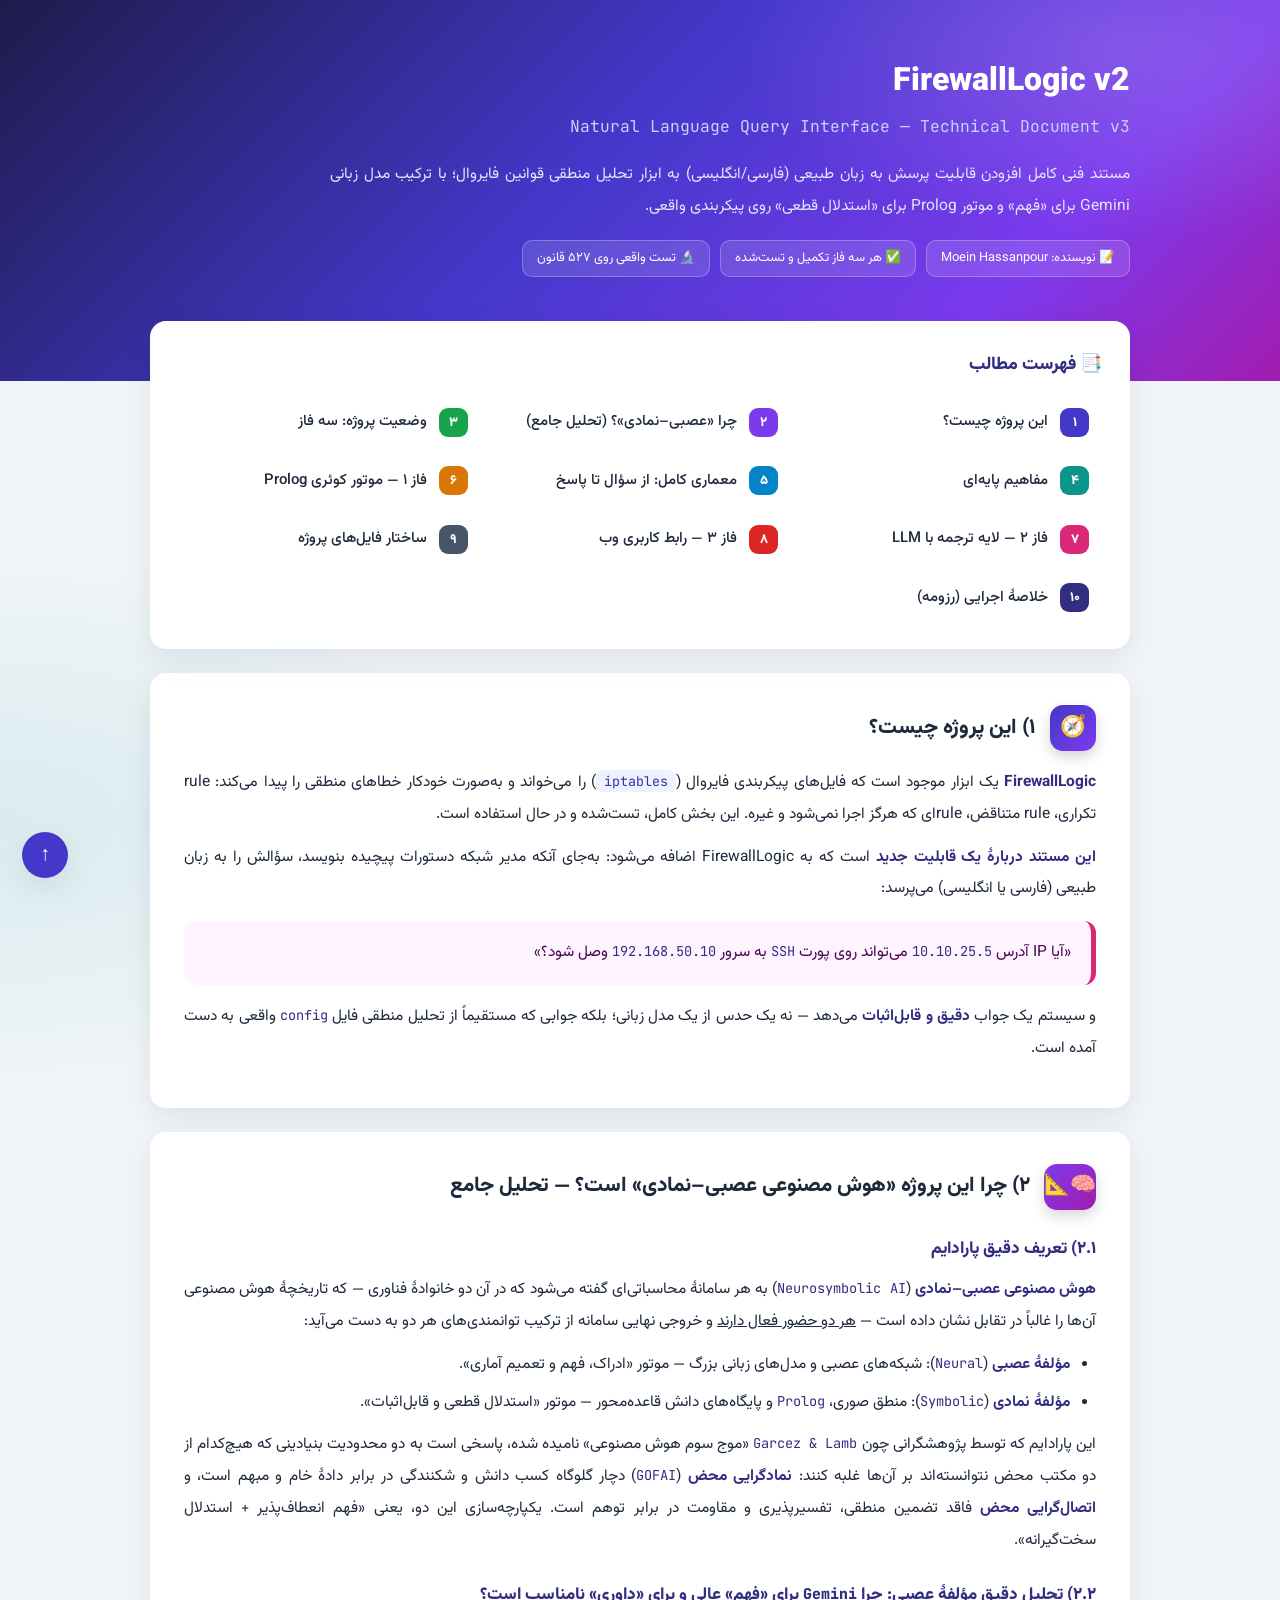
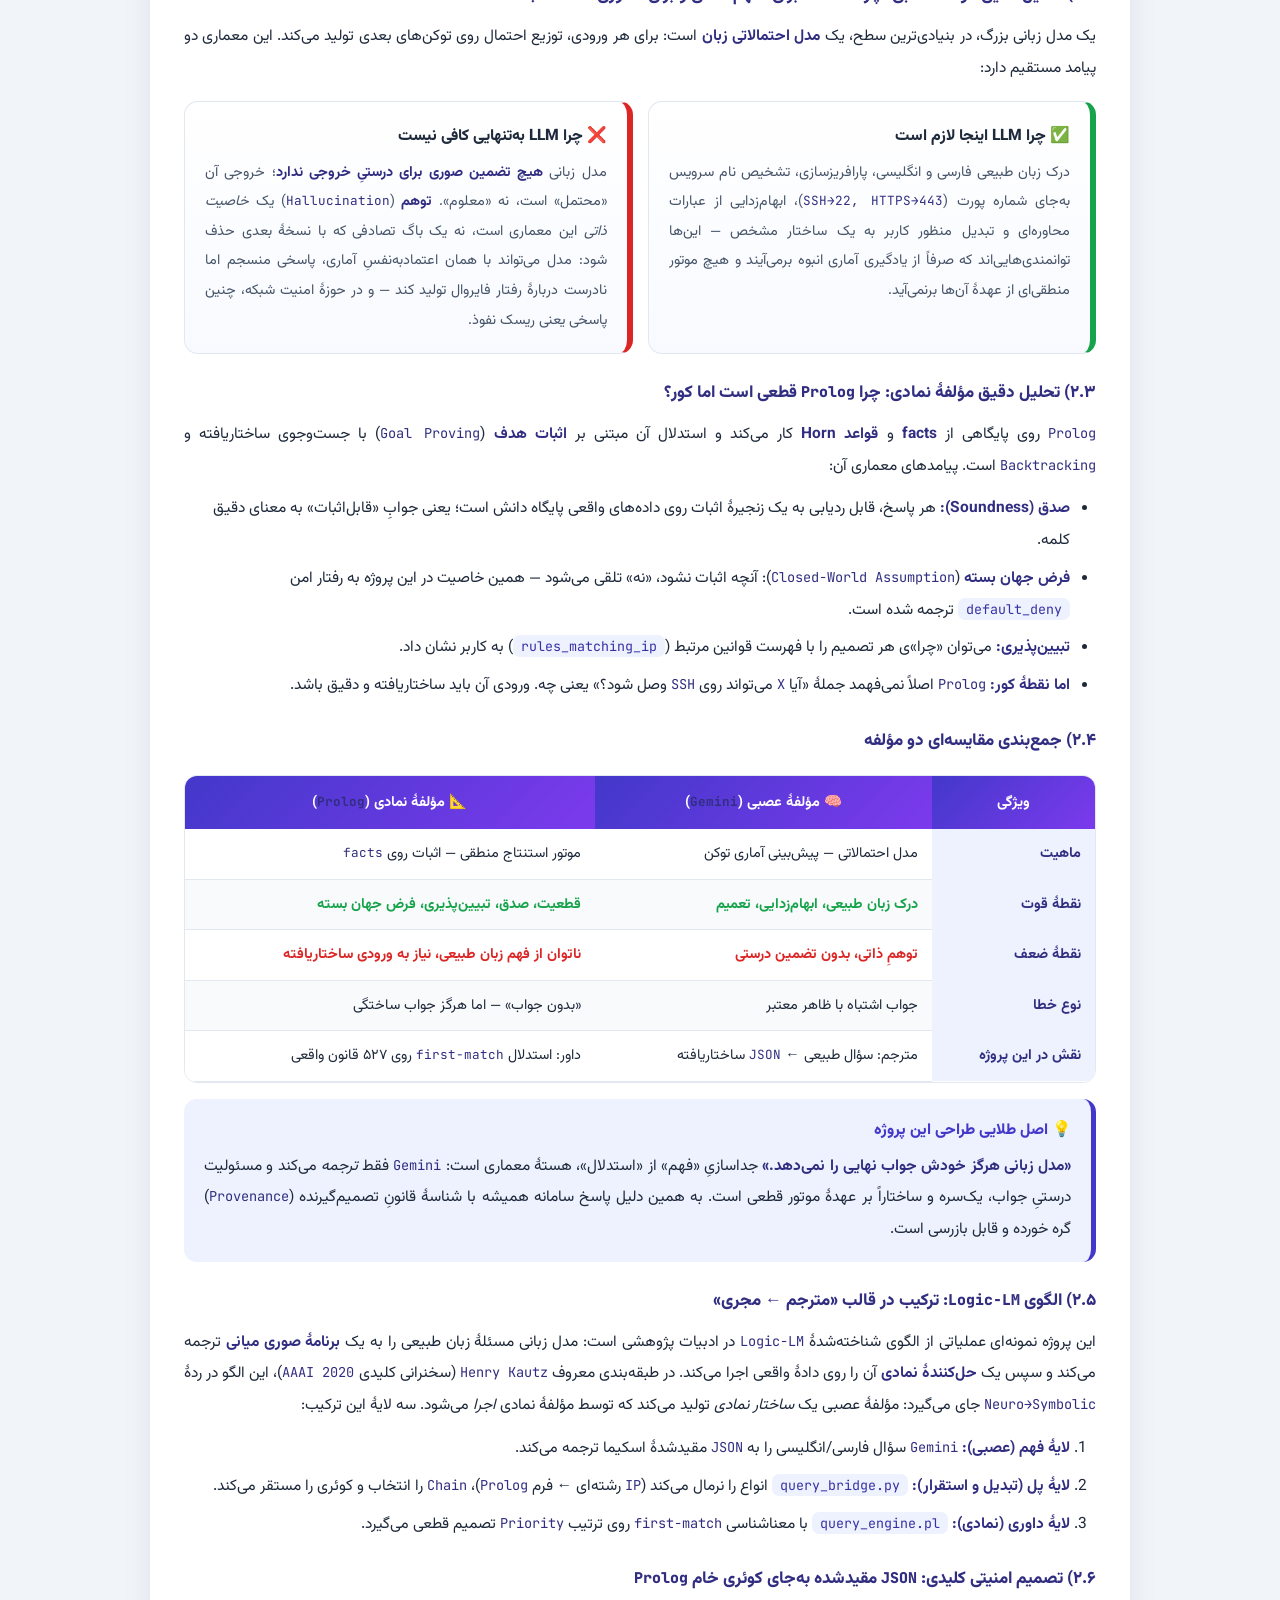
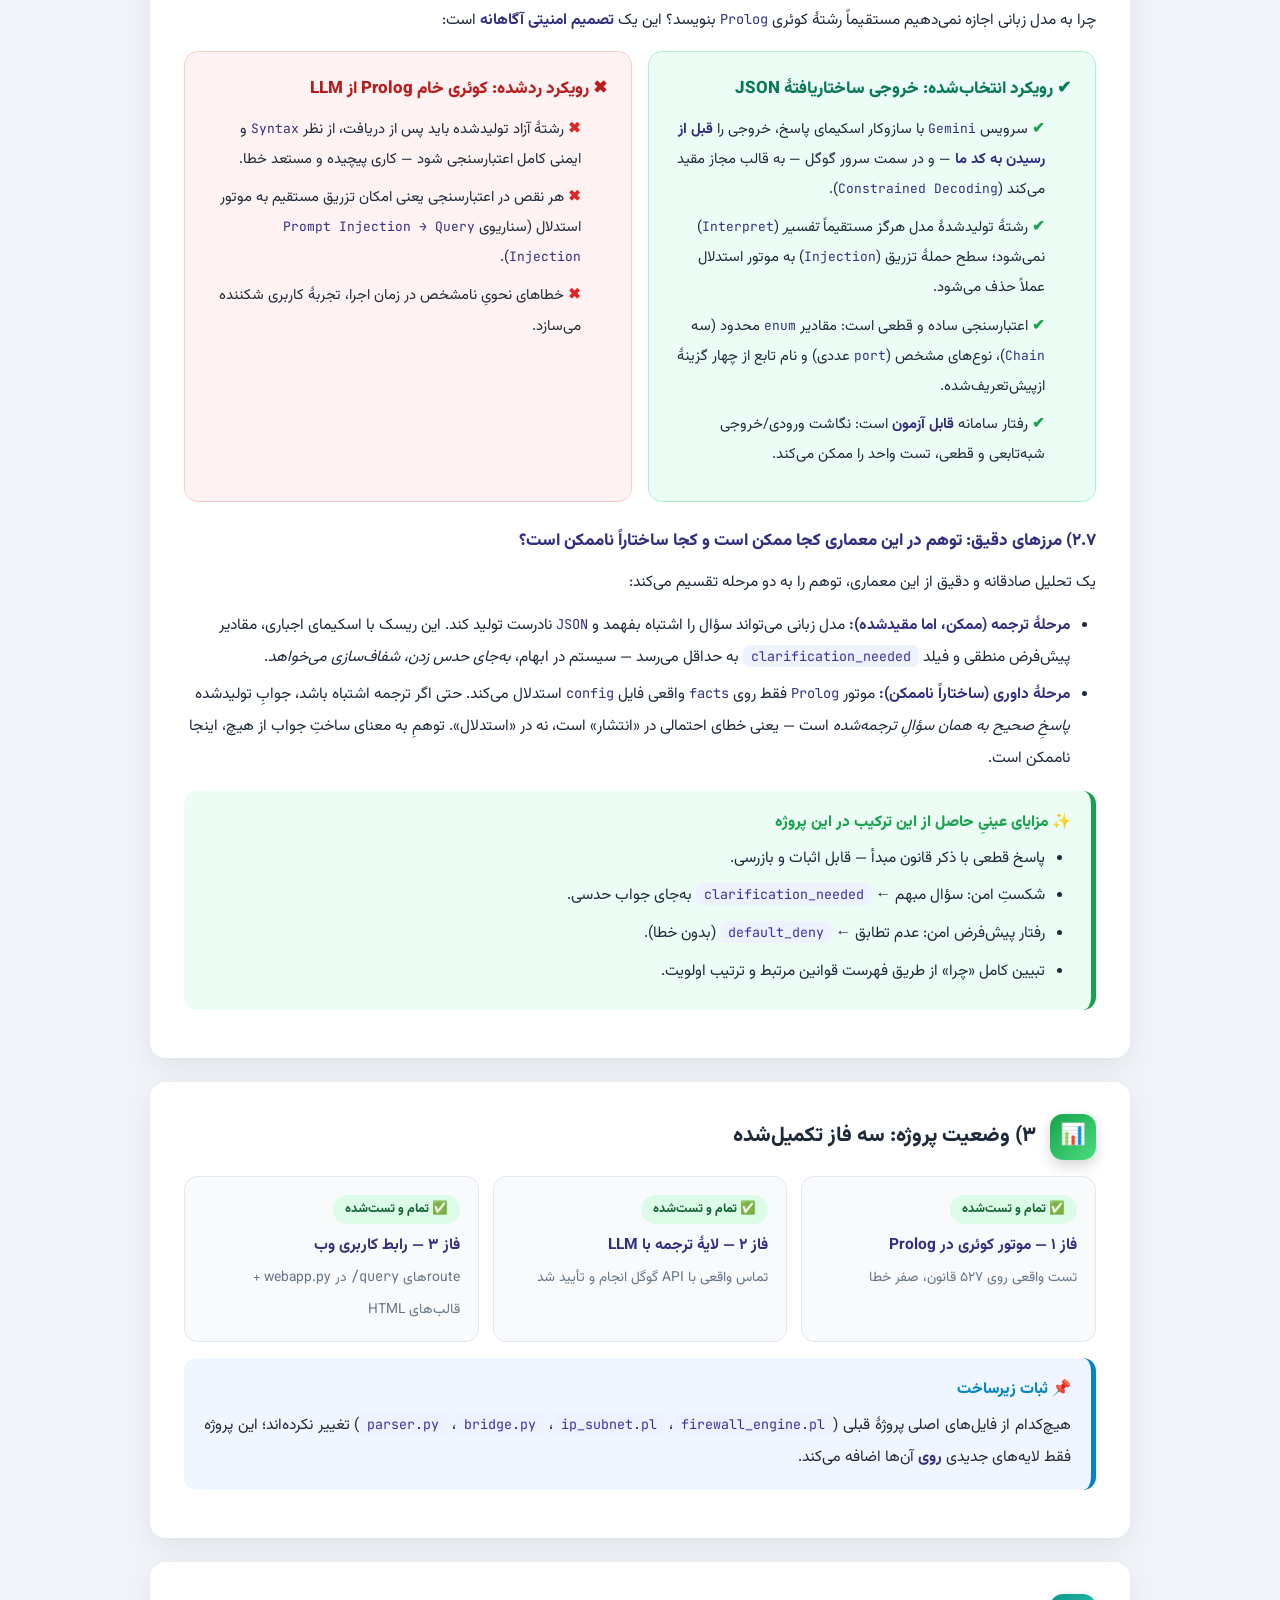
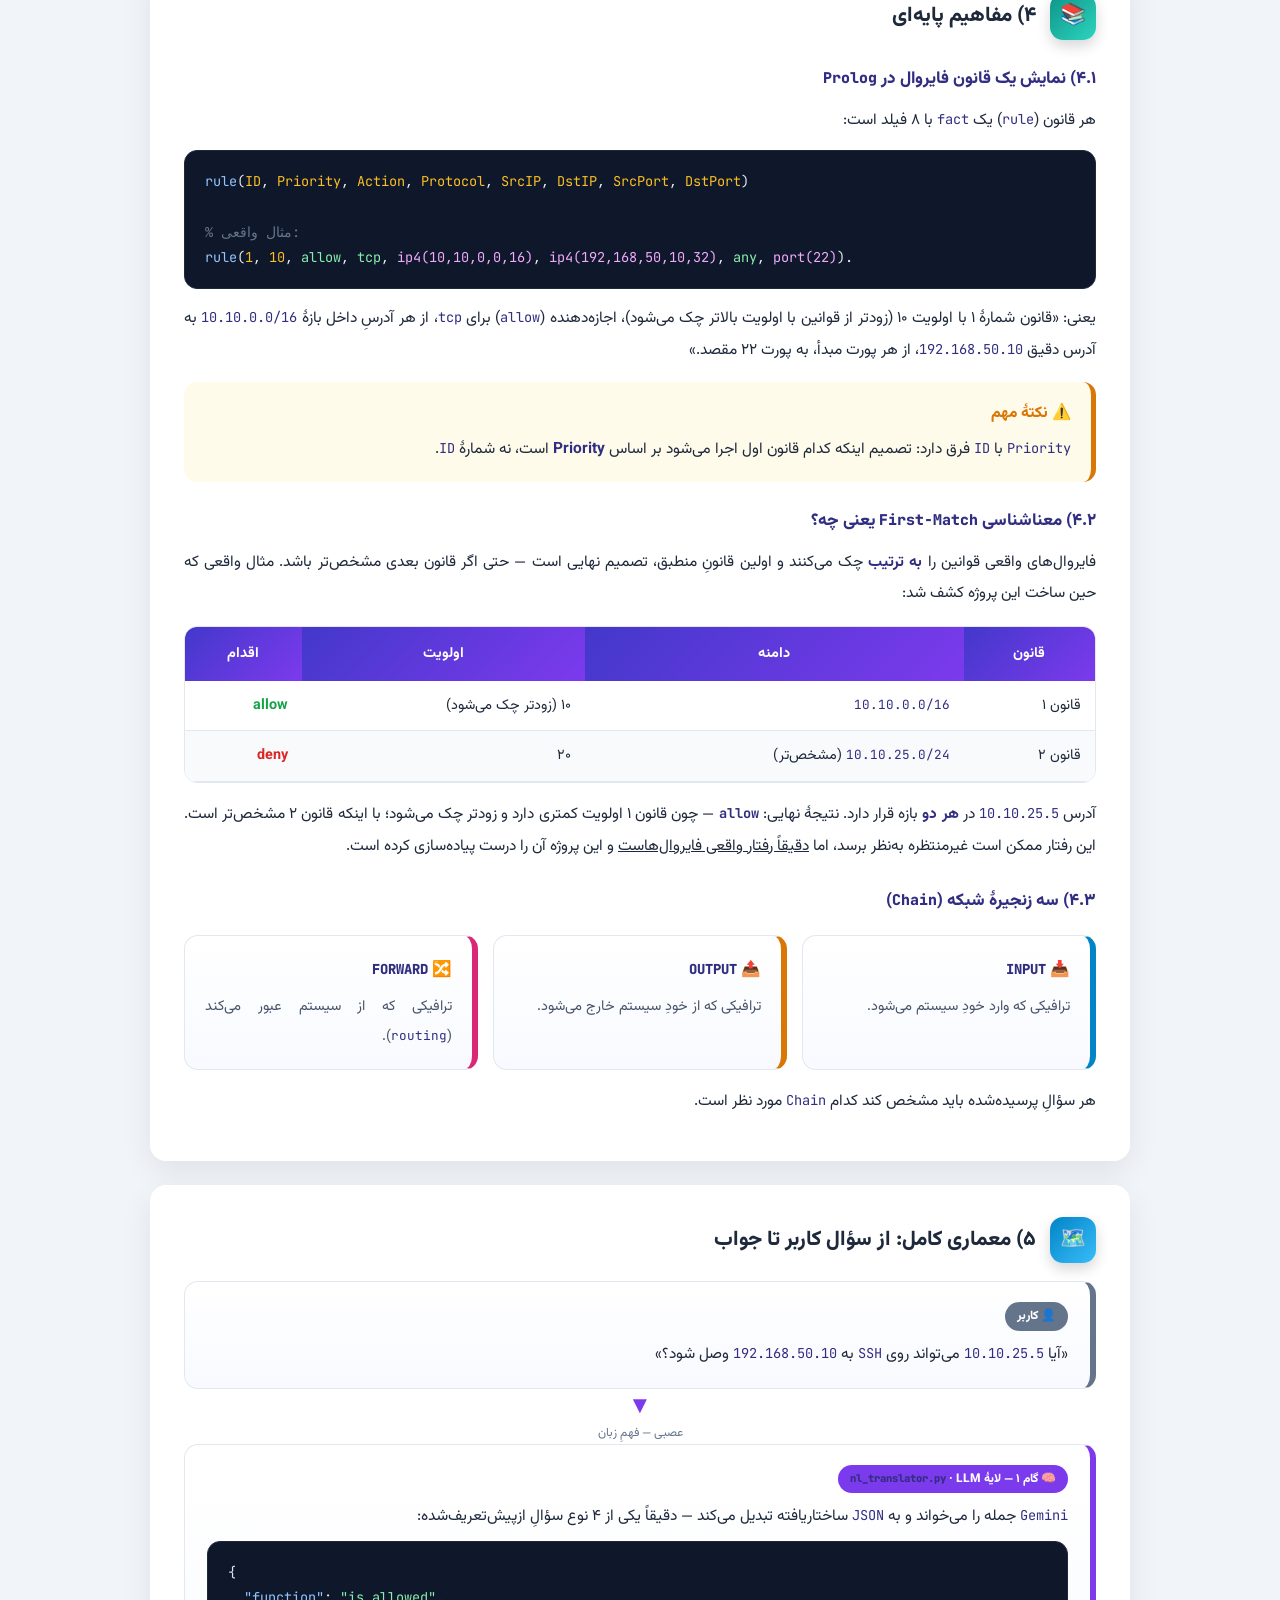
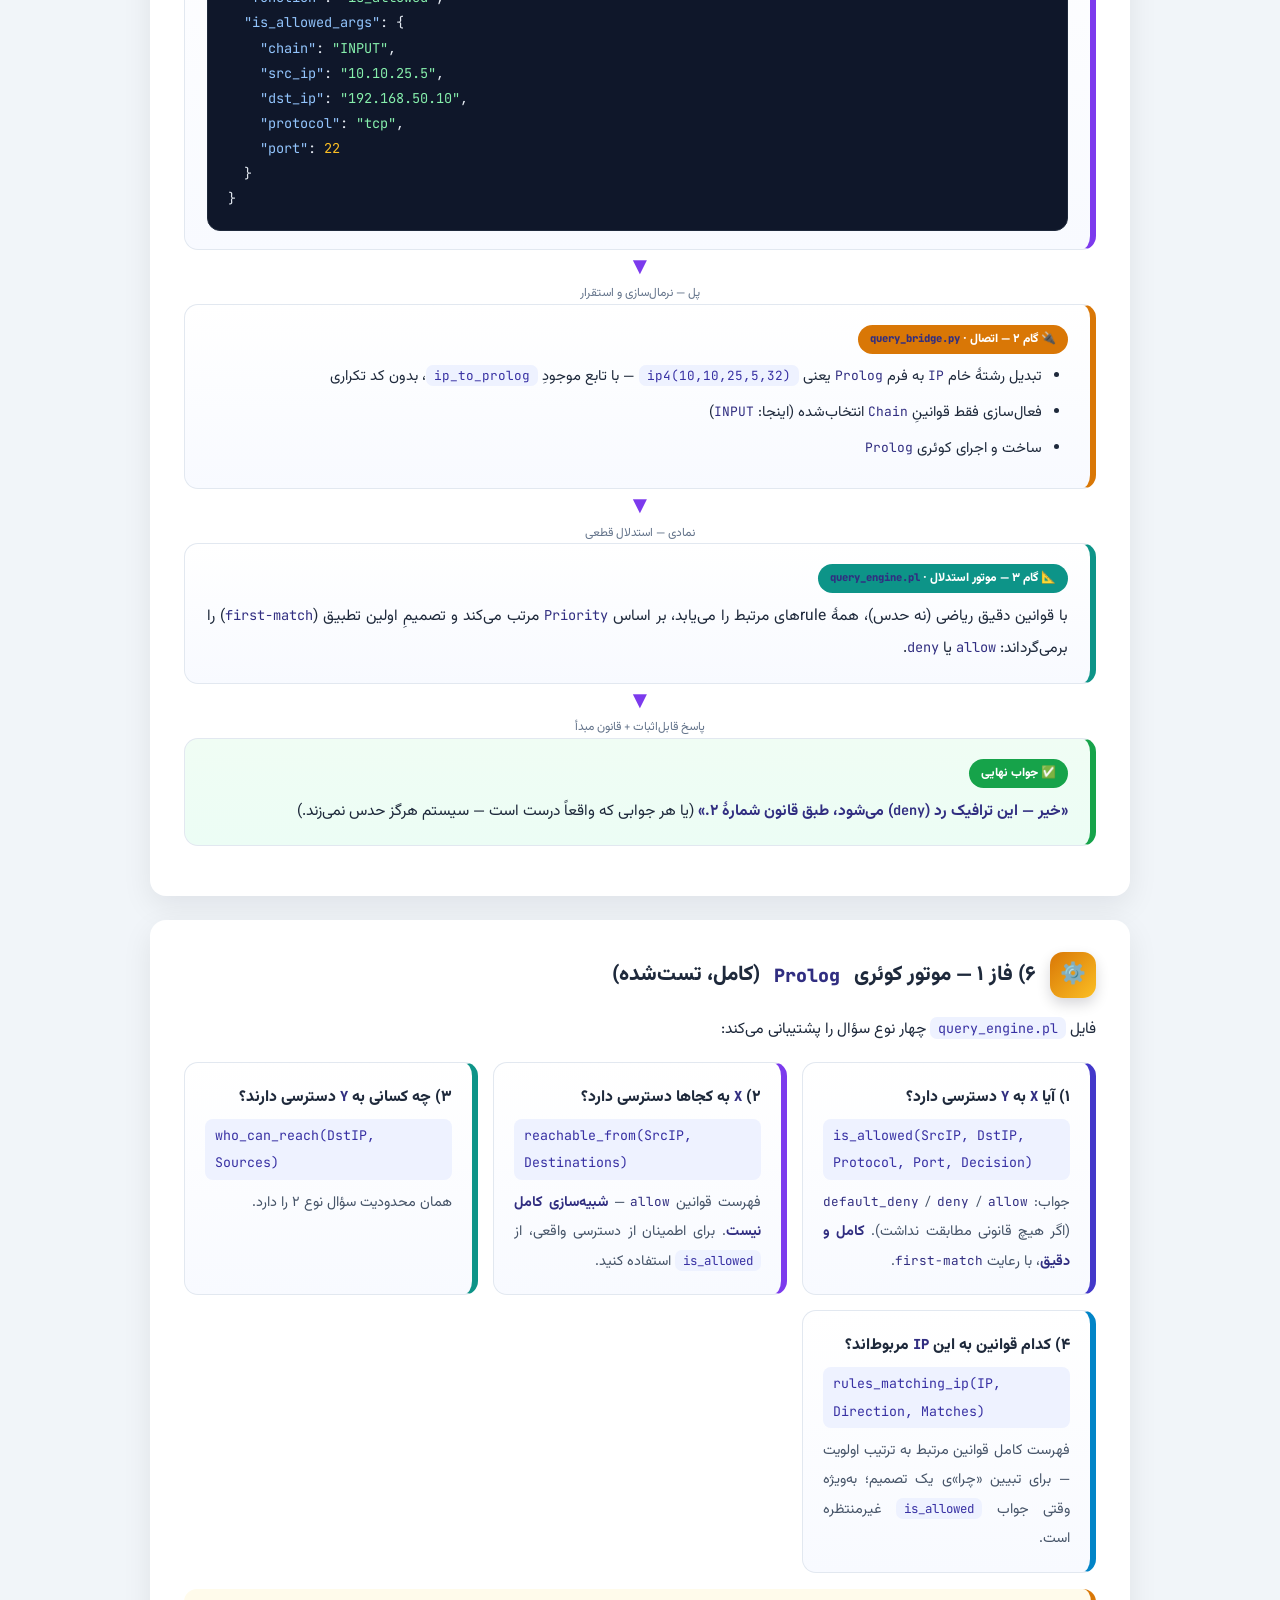
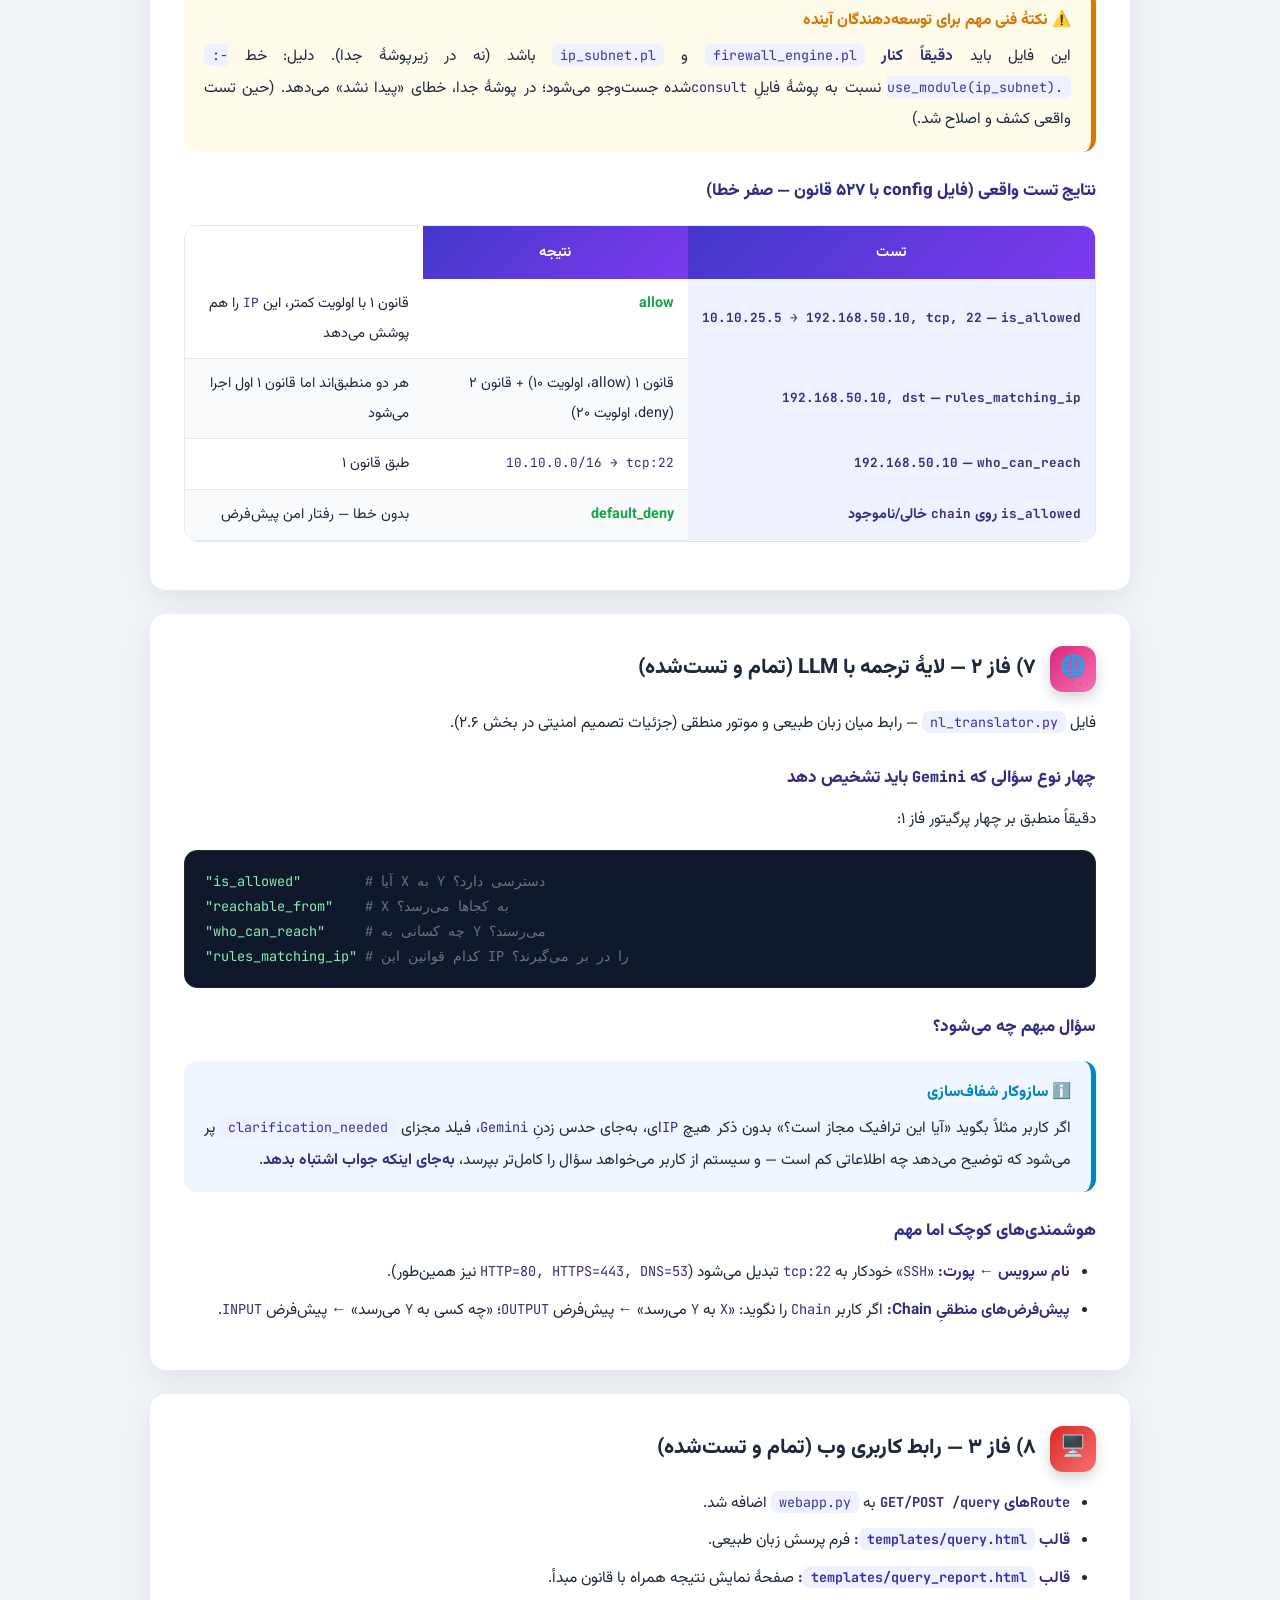
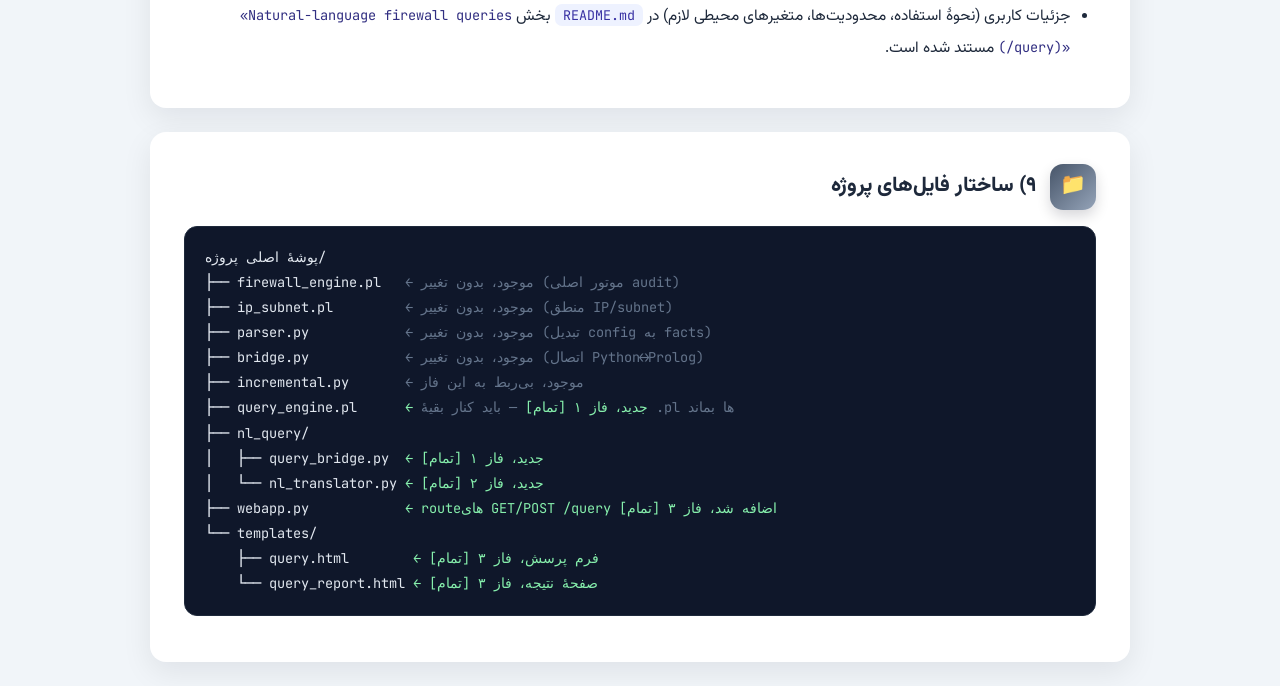
<file: NeuroSymbolicFirewallLogic_Documentation.html>
<!DOCTYPE html>
<html lang="fa" dir="rtl">
<head>
<meta charset="UTF-8" />
<meta name="viewport" content="width=device-width, initial-scale=1.0" />
<title>FirewallLogic v2 — رابط پرس‌وجوی زبان طبیعی | مستند فنی نسخه ۳</title>
<link rel="preconnect" href="https://fonts.googleapis.com" />
<link rel="preconnect" href="https://fonts.gstatic.com" crossorigin />
<link href="https://fonts.googleapis.com/css2?family=Vazirmatn:wght@300;400;500;700;800;900&family=JetBrains+Mono:wght@400;600&display=swap" rel="stylesheet" />
<style>
:root{
  --primary:#4338ca; --primary-dark:#312e81; --violet:#7c3aed; --pink:#db2777;
  --teal:#0d9488; --sky:#0284c7; --amber:#d97706; --green:#16a34a; --red:#dc2626;
  --ink:#1e293b; --muted:#64748b; --bg:#f1f5f9; --card:#ffffff;
  --code-bg:#0f172a; --code-ink:#e2e8f0;
  --radius:16px; --shadow:0 10px 30px rgba(2,6,23,.08);
}
*{margin:0;padding:0;box-sizing:border-box}
html{scroll-behavior:smooth}
body{
  font-family:"Vazirmatn",Tahoma,sans-serif;color:var(--ink);line-height:2.05;font-size:15.5px;
  background:
    radial-gradient(1100px 550px at 92% -8%, rgba(124,58,237,.12), transparent 60%),
    radial-gradient(900px 500px at 0% 8%, rgba(13,148,136,.10), transparent 55%),
    var(--bg);
}
::selection{background:#c7d2fe;color:#1e1b4b}
.container{max-width:1020px;margin:0 auto;padding:0 20px}
.en{direction:ltr;unicode-bidi:isolate;font-family:"JetBrains Mono",monospace;font-size:.88em;color:var(--primary-dark)}
strong{color:var(--primary-dark)}

/* ───── سربرگ ───── */
.hero{background:linear-gradient(135deg,#1e1b4b,#4338ca 45%,#7c3aed 78%,#a21caf);
  color:#fff;padding:58px 0 104px;position:relative;overflow:hidden}
.hero::after{content:"";position:absolute;inset:0;
  background:radial-gradient(650px 320px at 88% 12%, rgba(255,255,255,.15), transparent 60%)}
.hero .container{position:relative;z-index:1}
.badge{display:inline-block;background:rgba(255,255,255,.13);border:1px solid rgba(255,255,255,.35);
  padding:4px 16px;border-radius:999px;font-size:.78rem;margin-bottom:14px}
.hero h1{font-size:2rem;font-weight:900;line-height:1.5}
.hero .en-title{direction:ltr;display:inline-block;font-family:"JetBrains Mono",monospace;
  font-size:1.02rem;color:#c7d2fe;margin-top:4px}
.hero p{max-width:800px;margin-top:14px;color:#e0e7ff;text-align:justify}
.hero .meta{margin-top:18px;display:flex;flex-wrap:wrap;gap:10px}
.hero .meta span{background:rgba(255,255,255,.12);border:1px solid rgba(255,255,255,.25);
  padding:4px 14px;border-radius:10px;font-size:.8rem}

/* ───── فهرست ───── */
.toc{background:var(--card);border-radius:var(--radius);box-shadow:var(--shadow);
  padding:26px 28px;margin-top:-60px;position:relative;z-index:2}
.toc h2{font-size:1.12rem;font-weight:800;margin-bottom:14px;color:var(--primary-dark)}
.toc-grid{display:grid;grid-template-columns:repeat(auto-fit,minmax(280px,1fr));gap:8px}
.toc a{display:flex;align-items:center;gap:12px;padding:9px 12px;border-radius:10px;
  text-decoration:none;color:var(--ink);font-weight:500;font-size:.93rem;transition:.2s;border:1px solid transparent}
.toc a:hover{background:#eef2ff;border-color:#c7d2fe;transform:translateX(-4px)}
.toc .num{min-width:29px;height:29px;border-radius:9px;display:grid;place-items:center;color:#fff;font-weight:800;font-size:.83rem;flex-shrink:0}

/* ───── بخش‌ها ───── */
section{background:var(--card);border-radius:var(--radius);box-shadow:var(--shadow);
  padding:32px 34px;margin:24px 0;scroll-margin-top:20px}
h2.sec{font-size:1.3rem;font-weight:800;display:flex;align-items:center;gap:14px;margin-bottom:16px}
.h-icon{min-width:46px;height:46px;border-radius:13px;display:grid;place-items:center;font-size:1.3rem;color:#fff;
  box-shadow:0 6px 14px rgba(2,6,23,.16);flex-shrink:0}
h3{font-size:1.06rem;font-weight:800;color:var(--primary-dark);margin:22px 0 8px}
h4{font-size:.98rem;font-weight:800;margin-bottom:6px}
p{text-align:justify;margin-bottom:11px}
ul,ol{padding-right:26px;margin-bottom:11px}
li{margin-bottom:6px}
code.inline{direction:ltr;unicode-bidi:isolate;font-family:"JetBrains Mono",monospace;
  background:#eef2ff;color:#3730a3;padding:2px 8px;border-radius:7px;font-size:.86em}

/* ───── جعبه‌های نکته ───── */
.callout{border-radius:13px;padding:16px 20px;margin:16px 0;border-right:5px solid}
.callout p:last-child,.callout ul:last-child{margin-bottom:0}
.callout.info{background:#eff6ff;border-color:var(--sky)}
.callout.key{background:#eef2ff;border-color:var(--primary)}
.callout.warn{background:#fffbeb;border-color:var(--amber)}
.callout.danger{background:#fef2f2;border-color:var(--red)}
.callout.success{background:#ecfdf5;border-color:var(--green)}
.callout .ttl{font-weight:800;display:block;margin-bottom:4px}
.callout.info .ttl{color:var(--sky)} .callout.key .ttl{color:var(--primary)}
.callout.warn .ttl{color:var(--amber)} .callout.danger .ttl{color:var(--red)}
.callout.success .ttl{color:var(--green)}

/* ───── کد ───── */
pre{direction:ltr;text-align:left;background:var(--code-bg);color:var(--code-ink);
  border-radius:13px;padding:18px 20px;overflow-x:auto;margin:14px 0;
  font-family:"JetBrains Mono",monospace;font-size:.85rem;line-height:1.85;
  border:1px solid #1e293b}
pre .c{color:#64748b} pre .k{color:#93c5fd} pre .s{color:#86efac} pre .n{color:#fbbf24} pre .f{color:#f0abfc}

/* ───── جدول ───── */
.table-wrap{overflow-x:auto;border-radius:13px;border:1px solid #e2e8f0;margin:16px 0}
table{width:100%;border-collapse:collapse;font-size:.9rem;min-width:640px;background:#fff}
thead th{background:linear-gradient(135deg,var(--primary),var(--violet));color:#fff;padding:12px 14px;font-weight:700}
tbody td{padding:10px 14px;border-bottom:1px solid #e2e8f0;vertical-align:top}
tbody tr:nth-child(even){background:#f8fafc}
tbody th{background:#eef2ff;color:var(--primary-dark);padding:10px 14px;text-align:right;font-weight:700;white-space:nowrap}
td.good{color:var(--green);font-weight:700} td.bad{color:var(--red);font-weight:700}

/* ───── فلوچارت ───── */
.flow{display:flex;flex-direction:column;align-items:stretch;gap:0;margin:18px 0}
.fstep{border-radius:14px;padding:18px 22px;border:1px solid #e2e8f0;
  background:linear-gradient(180deg,#fff,#f8faff);position:relative}
.fstep .tag{display:inline-block;color:#fff;font-size:.75rem;font-weight:800;
  padding:2px 12px;border-radius:999px;margin-bottom:8px}
.fstep .fname{font-weight:800;color:var(--primary-dark)}
.arrow{text-align:center;font-size:1.5rem;color:var(--violet);line-height:1.4;padding:2px 0}
.arrow small{display:block;font-size:.75rem;color:var(--muted)}

/* ───── کارت‌ها ───── */
.grid{display:grid;grid-template-columns:repeat(auto-fit,minmax(280px,1fr));gap:15px;margin:16px 0}
.card{border-radius:14px;padding:18px 20px;background:linear-gradient(180deg,#fff,#f8faff);
  border:1px solid #e2e8f0;border-right:6px solid var(--c,var(--primary));transition:.25s}
.card:hover{transform:translateY(-4px);box-shadow:var(--shadow)}
.card .sig{direction:ltr;unicode-bidi:isolate;display:inline-block;font-family:"JetBrains Mono",monospace;
  font-size:.83rem;background:#eef2ff;color:#3730a3;padding:3px 10px;border-radius:8px;margin-bottom:8px}
.card p{font-size:.9rem;color:#475569;margin:0}
.pc-grid{display:grid;grid-template-columns:repeat(auto-fit,minmax(300px,1fr));gap:16px;margin-top:14px}
.pc{border-radius:14px;padding:20px 24px}
.pc.pros{background:#ecfdf5;border:1px solid #a7f3d0}
.pc.cons{background:#fef2f2;border:1px solid #fecaca}
.pc.pros h3{color:#047857;margin-top:0} .pc.cons h3{color:#b91c1c;margin-top:0}
.pc li{list-style:none;margin-bottom:8px;font-size:.92rem}
.pc.pros li::before{content:"✔ ";color:var(--green);font-weight:900}
.pc.cons li::before{content:"✖ ";color:var(--red);font-weight:900}

/* ───── نشان وضعیت ───── */
.phase{display:flex;flex-wrap:wrap;gap:14px;margin:16px 0}
.ph{flex:1;min-width:230px;border-radius:13px;padding:16px 18px;background:#f8fafc;border:1px solid #e2e8f0}
.ph .st{display:inline-block;background:#dcfce7;color:#166534;font-weight:800;font-size:.78rem;
  padding:2px 12px;border-radius:999px;margin-bottom:6px}
.ph b{display:block;color:var(--primary-dark)}
.ph span{font-size:.86rem;color:var(--muted)}

blockquote{background:#fdf4ff;border-right:5px solid var(--pink);padding:16px 20px;
  border-radius:12px;margin:16px 0;color:#4a044e;text-align:justify}
footer{text-align:center;color:var(--muted);font-size:.85rem;padding:30px 20px 50px;line-height:2}
.to-top{position:fixed;left:22px;bottom:22px;width:46px;height:46px;border-radius:50%;
  background:var(--primary);color:#fff;display:grid;place-items:center;text-decoration:none;
  box-shadow:var(--shadow);font-size:1.25rem;z-index:9;transition:.2s}
.to-top:hover{background:var(--violet);transform:translateY(-3px)}
@media(max-width:620px){
  .hero h1{font-size:1.5rem} section{padding:24px 18px} h2.sec{font-size:1.12rem}
}
</style>
</head>
<body id="top">

<!-- ═══════════ سربرگ ═══════════ -->
<header class="hero">
  <div class="container">
    <h1>FirewallLogic v2 </h1>
    <span class="en-title">Natural Language Query Interface — Technical Document v3</span>
    <p>مستند فنی کامل افزودن قابلیت پرسش به زبان طبیعی (فارسی/انگلیسی) به ابزار تحلیل منطقی قوانین فایروال؛ با ترکیب مدل زبانی Gemini برای «فهم» و موتور Prolog برای «استدلال قطعی» روی پیکربندی واقعی.</p>
    <div class="meta">
      <span>📝 نویسنده: Moein Hassanpour</span>
      <span>✅ هر سه فاز تکمیل و تست‌شده</span>
      <span>🔬 تست واقعی روی ۵۲۷ قانون</span>
    </div>
  </div>
</header>

<div class="container">

<!-- ═══════════ فهرست ═══════════ -->
<nav class="toc" id="toc">
  <h2>📑 فهرست مطالب</h2>
  <div class="toc-grid">
    <a href="#intro"><span class="num" style="background:var(--primary)">۱</span>این پروژه چیست؟</a>
    <a href="#neuro"><span class="num" style="background:var(--violet)">۲</span>چرا «عصبی–نمادی»؟ (تحلیل جامع)</a>
    <a href="#status"><span class="num" style="background:var(--green)">۳</span>وضعیت پروژه: سه فاز</a>
    <a href="#concepts"><span class="num" style="background:var(--teal)">۴</span>مفاهیم پایه‌ای</a>
    <a href="#arch"><span class="num" style="background:var(--sky)">۵</span>معماری کامل: از سؤال تا پاسخ</a>
    <a href="#phase1"><span class="num" style="background:var(--amber)">۶</span>فاز ۱ — موتور کوئری Prolog</a>
    <a href="#phase2"><span class="num" style="background:var(--pink)">۷</span>فاز ۲ — لایه ترجمه با LLM</a>
    <a href="#phase3"><span class="num" style="background:var(--red)">۸</span>فاز ۳ — رابط کاربری وب</a>
    <a href="#files"><span class="num" style="background:#475569">۹</span>ساختار فایل‌های پروژه</a>
    <a href="#summary"><span class="num" style="background:var(--primary-dark)">۱۰</span>خلاصهٔ اجرایی (رزومه)</a>
  </div>
</nav>

<!-- ═══════════ ۱. مقدمه ═══════════ -->
<section id="intro">
  <h2 class="sec"><span class="h-icon" style="background:linear-gradient(135deg,var(--primary),var(--violet))">🧭</span>۱) این پروژه چیست؟</h2>
  <p>
    <strong>FirewallLogic</strong> یک ابزار موجود است که فایل‌های پیکربندی فایروال (<code class="inline">iptables</code>) را می‌خواند و
    به‌صورت خودکار خطاهای منطقی را پیدا می‌کند: rule تکراری، rule متناقض، rule‌ای که هرگز اجرا نمی‌شود و غیره.
    این بخش کامل، تست‌شده و در حال استفاده است.
  </p>
  <p>
    <strong>این مستند دربارهٔ یک قابلیت جدید</strong> است که به FirewallLogic اضافه می‌شود: به‌جای آنکه مدیر شبکه دستورات پیچیده بنویسد،
    سؤالش را به زبان طبیعی (فارسی یا انگلیسی) می‌پرسد:
  </p>
  <blockquote>
    «آیا IP آدرس <span class="en">10.10.25.5</span> می‌تواند روی پورت <span class="en">SSH</span> به سرور <span class="en">192.168.50.10</span> وصل شود؟»
  </blockquote>
  <p>
    و سیستم یک جواب <strong>دقیق و قابل‌اثبات</strong> می‌دهد — نه یک حدس از یک مدل زبانی؛ بلکه جوابی که مستقیماً از
    تحلیل منطقی فایل <span class="en">config</span> واقعی به دست آمده است.
  </p>
</section>

<!-- ═══════════ ۲. بخش بازنویسی‌شده Neurosymbolic ═══════════ -->
<section id="neuro">
  <h2 class="sec"><span class="h-icon" style="background:linear-gradient(135deg,var(--violet),#a21caf)">🧠📐</span>۲) چرا این پروژه «هوش مصنوعی عصبی–نمادی» است؟ — تحلیل جامع</h2>

  <h3>۲.۱) تعریف دقیق پارادایم</h3>
  <p>
    <strong>هوش مصنوعی عصبی–نمادی</strong> (<span class="en">Neurosymbolic AI</span>) به هر سامانهٔ محاسباتی‌ای گفته می‌شود که در آن
    دو خانوادهٔ فناوری — که تاریخچهٔ هوش مصنوعی آن‌ها را غالباً در تقابل نشان داده است — <u>هر دو حضور فعال دارند</u> و
    خروجی نهایی سامانه از ترکیب توانمندی‌های هر دو به دست می‌آید:
  </p>
  <ul>
    <li><strong>مؤلفهٔ عصبی</strong> (<span class="en">Neural</span>): شبکه‌های عصبی و مدل‌های زبانی بزرگ — موتور «ادراک، فهم و تعمیم آماری».</li>
    <li><strong>مؤلفهٔ نمادی</strong> (<span class="en">Symbolic</span>): منطق صوری، <span class="en">Prolog</span> و پایگاه‌های دانش قاعده‌محور — موتور «استدلال قطعی و قابل‌اثبات».</li>
  </ul>
  <p>
    این پارادایم که توسط پژوهشگرانی چون <span class="en">Garcez &amp; Lamb</span> «موج سوم هوش مصنوعی» نامیده شده، پاسخی است به
    دو محدودیت بنیادینی که هیچ‌کدام از دو مکتب محض نتوانسته‌اند بر آن‌ها غلبه کنند:
    <strong>نمادگرایی محض</strong> (<span class="en">GOFAI</span>) دچار گلوگاه کسب دانش و شکنندگی در برابر دادهٔ خام و مبهم است، و
    <strong>اتصال‌گرایی محض</strong> فاقد تضمین منطقی، تفسیرپذیری و مقاومت در برابر توهم است. یکپارچه‌سازی این دو، یعنی «فهم انعطاف‌پذیر + استدلال سخت‌گیرانه».
  </p>

  <h3>۲.۲) تحلیل دقیق مؤلفهٔ عصبی: چرا <span class="en">Gemini</span> برای «فهم» عالی و برای «داوری» نامناسب است؟</h3>
  <p>
    یک مدل زبانی بزرگ، در بنیادی‌ترین سطح، یک <strong>مدل احتمالاتی زبان</strong> است: برای هر ورودی، توزیع احتمال روی توکن‌های بعدی تولید می‌کند.
    این معماری دو پیامد مستقیم دارد:
  </p>
  <div class="grid">
    <div class="card" style="--c:var(--green)">
      <h4>✅ چرا LLM اینجا لازم است</h4>
      <p>درک زبان طبیعی فارسی و انگلیسی، پارافریز‌سازی، تشخیص نام سرویس به‌جای شماره پورت (<span class="en">SSH→22, HTTPS→443</span>)،
      ابهام‌زدایی از عبارات محاوره‌ای و تبدیل منظور کاربر به یک ساختار مشخص — این‌ها توانمندی‌هایی‌اند که صرفاً از یادگیری آماری انبوه برمی‌آیند
      و هیچ موتور منطقی‌ای از عهدهٔ آن‌ها برنمی‌آید.</p>
    </div>
    <div class="card" style="--c:var(--red)">
      <h4>❌ چرا LLM به‌تنهایی کافی نیست</h4>
      <p>مدل زبانی <strong>هیچ تضمین صوری برای درستیِ خروجی ندارد</strong>؛ خروجی آن «محتمل» است، نه «معلوم».
      <strong>توهم</strong> (<span class="en">Hallucination</span>) یک <em>خاصیت ذاتی</em> این معماری است، نه یک باگ تصادفی که با نسخهٔ بعدی حذف شود:
      مدل می‌تواند با همان اعتمادبه‌نفسِ آماری، پاسخی منسجم اما نادرست دربارهٔ رفتار فایروال تولید کند — و در حوزهٔ امنیت شبکه، چنین پاسخی یعنی ریسک نفوذ.</p>
    </div>
  </div>

  <h3>۲.۳) تحلیل دقیق مؤلفهٔ نمادی: چرا <span class="en">Prolog</span> قطعی است اما کور؟</h3>
  <p>
    <span class="en">Prolog</span> روی پایگاهی از <strong>facts</strong> و <strong>قواعد Horn</strong> کار می‌کند و استدلال آن مبتنی بر
    <strong>اثبات هدف</strong> (<span class="en">Goal Proving</span>) با جست‌وجوی ساختاریافته و <span class="en">Backtracking</span> است.
    پیامدهای معماری آن:
  </p>
  <ul>
    <li><strong>صدق (Soundness):</strong> هر پاسخ، قابل ردیابی به یک زنجیرهٔ اثبات روی داده‌های واقعی پایگاه دانش است؛ یعنی جوابِ «قابل‌اثبات» به معنای دقیق کلمه.</li>
    <li><strong>فرض جهان بسته</strong> (<span class="en">Closed-World Assumption</span>): آنچه اثبات نشود، «نه» تلقی می‌شود — همین خاصیت در این پروژه به رفتار امن <code class="inline">default_deny</code> ترجمه شده است.</li>
    <li><strong>تبیین‌پذیری:</strong> می‌توان «چرا»ی هر تصمیم را با فهرست قوانین مرتبط (<code class="inline">rules_matching_ip</code>) به کاربر نشان داد.</li>
    <li><strong>اما نقطهٔ کور:</strong> <span class="en">Prolog</span> اصلاً نمی‌فهمد جملهٔ «آیا <span class="en">X</span> می‌تواند روی <span class="en">SSH</span> وصل شود؟» یعنی چه. ورودی آن باید ساختاریافته و دقیق باشد.</li>
  </ul>

  <h3>۲.۴) جمع‌بندی مقایسه‌ای دو مؤلفه</h3>
  <div class="table-wrap">
    <table>
      <thead>
        <tr><th>ویژگی</th><th>🧠 مؤلفهٔ عصبی (<span class="en">Gemini</span>)</th><th>📐 مؤلفهٔ نمادی (<span class="en">Prolog</span>)</th></tr>
      </thead>
      <tbody>
        <tr><th>ماهیت</th><td>مدل احتمالاتی — پیش‌بینی آماری توکن</td><td>موتور استنتاج منطقی — اثبات روی <span class="en">facts</span></td></tr>
        <tr><th>نقطهٔ قوت</th><td class="good">درک زبان طبیعی، ابهام‌زدایی، تعمیم</td><td class="good">قطعیت، صدق، تبیین‌پذیری، فرض جهان بسته</td></tr>
        <tr><th>نقطهٔ ضعف</th><td class="bad">توهمِ ذاتی، بدون تضمین درستی</td><td class="bad">ناتوان از فهم زبان طبیعی، نیاز به ورودی ساختاریافته</td></tr>
        <tr><th>نوع خطا</th><td>جواب اشتباه با ظاهر معتبر</td><td>«بدون جواب» — اما هرگز جواب ساختگی</td></tr>
        <tr><th>نقش در این پروژه</th><td>مترجم: سؤال طبیعی ← <span class="en">JSON</span> ساختاریافته</td><td>داور: استدلال <span class="en">first-match</span> روی ۵۲۷ قانون واقعی</td></tr>
      </tbody>
    </table>
  </div>
  <div class="callout key">
    <span class="ttl">💡 اصل طلایی طراحی این پروژه</span>
    <p><strong>«مدل زبانی هرگز خودش جواب نهایی را نمی‌دهد.»</strong> جداسازیِ «فهم» از «استدلال»، هستهٔ معماری است:
    <span class="en">Gemini</span> فقط <em>ترجمه</em> می‌کند و مسئولیت درستیِ جواب، یک‌سره و ساختاراً بر عهدهٔ موتور قطعی است.
    به همین دلیل پاسخ سامانه همیشه با شناسهٔ قانونِ تصمیم‌گیرنده (<span class="en">Provenance</span>) گره خورده و قابل بازرسی است.</p>
  </div>

  <h3>۲.۵) الگوی <span class="en">Logic-LM</span>: ترکیب در قالب «مترجم ← مجری»</h3>
  <p>
    این پروژه نمونه‌ای عملیاتی از الگوی شناخته‌شدهٔ <span class="en">Logic-LM</span> در ادبیات پژوهشی است:
    مدل زبانی مسئلهٔ زبان طبیعی را به یک <strong>برنامهٔ صوری میانی</strong> ترجمه می‌کند و سپس یک <strong>حل‌کنندهٔ نمادی</strong>
    آن را روی دادهٔ واقعی اجرا می‌کند. در طبقه‌بندی معروف <span class="en">Henry Kautz</span> (سخنرانی کلیدی
    <span class="en">AAAI 2020</span>)، این الگو در ردهٔ <span class="en">Neuro→Symbolic</span> جای می‌گیرد:
    مؤلفهٔ عصبی یک <em>ساختار نمادی</em> تولید می‌کند که توسط مؤلفهٔ نمادی <em>اجرا</em> می‌شود. سه لایهٔ این ترکیب:
  </p>
  <ol>
    <li><strong>لایهٔ فهم (عصبی):</strong> <span class="en">Gemini</span> سؤال فارسی/انگلیسی را به <span class="en">JSON</span> مقیدشدهٔ اسکیما ترجمه می‌کند.</li>
    <li><strong>لایهٔ پل (تبدیل و استقرار):</strong> <code class="inline">query_bridge.py</code> انواع را نرمال می‌کند (<span class="en">IP</span> رشته‌ای ← فرم <span class="en">Prolog</span>)، <span class="en">Chain</span> را انتخاب و کوئری را مستقر می‌کند.</li>
    <li><strong>لایهٔ داوری (نمادی):</strong> <code class="inline">query_engine.pl</code> با معناشناسی <span class="en">first-match</span> روی ترتیب <span class="en">Priority</span> تصمیم قطعی می‌گیرد.</li>
  </ol>

  <h3>۲.۶) تصمیم امنیتی کلیدی: <span class="en">JSON</span> مقیدشده به‌جای کوئری خام <span class="en">Prolog</span></h3>
  <p>
    چرا به مدل زبانی اجازه نمی‌دهیم مستقیماً رشتهٔ کوئری <span class="en">Prolog</span> بنویسد؟ این یک <strong>تصمیم امنیتی آگاهانه</strong> است:
  </p>
  <div class="pc-grid">
    <div class="pc pros">
      <h3>✔ رویکرد انتخاب‌شده: خروجی ساختاریافتهٔ JSON</h3>
      <ul>
        <li>سرویس <span class="en">Gemini</span> با سازوکار اسکیمای پاسخ، خروجی را <strong>قبل از رسیدن به کد ما</strong> — و در سمت سرور گوگل — به قالب مجاز مقید می‌کند (<span class="en">Constrained Decoding</span>).</li>
        <li>رشتهٔ تولیدشدهٔ مدل هرگز مستقیماً <em>تفسیر</em> (<span class="en">Interpret</span>) نمی‌شود؛ سطح حملهٔ تزریق (<span class="en">Injection</span>) به موتور استدلال عملاً حذف می‌شود.</li>
        <li>اعتبارسنجی ساده و قطعی است: مقادیر <span class="en">enum</span> محدود (سه <span class="en">Chain</span>)، نوع‌های مشخص (<span class="en">port</span> عددی) و نام تابع از چهار گزینهٔ ازپیش‌تعریف‌شده.</li>
        <li>رفتار سامانه <strong>قابل آزمون</strong> است: نگاشت ورودی/خروجی شبه‌تابعی و قطعی، تست واحد را ممکن می‌کند.</li>
      </ul>
    </div>
    <div class="pc cons">
      <h3>✖ رویکرد ردشده: کوئری خام Prolog از LLM</h3>
      <ul>
        <li>رشتهٔ آزاد تولیدشده باید پس از دریافت، از نظر <span class="en">Syntax</span> و ایمنی کامل اعتبارسنجی شود — کاری پیچیده و مستعد خطا.</li>
        <li>هر نقص در اعتبارسنجی یعنی امکان تزریق مستقیم به موتور استدلال (سناریوی <span class="en">Prompt Injection → Query Injection</span>).</li>
        <li>خطاهای نحویِ نامشخص در زمان اجرا، تجربهٔ کاربری شکننده می‌سازد.</li>
      </ul>
    </div>
  </div>

  <h3>۲.۷) مرزهای دقیق: توهم در این معماری کجا ممکن است و کجا ساختاراً ناممکن است؟</h3>
  <p>
    یک تحلیل صادقانه و دقیق از این معماری، توهم را به دو مرحله تقسیم می‌کند:
  </p>
  <ul>
    <li><strong>مرحلهٔ ترجمه (ممکن، اما مقیدشده):</strong> مدل زبانی می‌تواند سؤال را اشتباه بفهمد و <span class="en">JSON</span> نادرست تولید کند.
    این ریسک با اسکیمای اجباری، مقادیر پیش‌فرض منطقی و فیلد <code class="inline">clarification_needed</code> به حداقل می‌رسد —
    سیستم در ابهام، <em>به‌جای حدس زدن، شفاف‌سازی می‌خواهد</em>.</li>
    <li><strong>مرحلهٔ داوری (ساختاراً ناممکن):</strong> موتور <span class="en">Prolog</span> فقط روی <span class="en">facts</span> واقعی فایل <span class="en">config</span> استدلال می‌کند.
    حتی اگر ترجمه اشتباه باشد، جوابِ تولیدشده <em>پاسخِ صحیح به همان سؤالِ ترجمه‌شده</em> است — یعنی خطای احتمالی در «انتشار» است، نه در «استدلال». توهمِ به معنای ساختِ جواب از هیچ، اینجا ناممکن است.</li>
  </ul>
  <div class="callout success">
    <span class="ttl">✨ مزایای عینیِ حاصل از این ترکیب در این پروژه</span>
    <ul>
      <li>پاسخ قطعی با ذکر قانون مبدأ — قابل اثبات و بازرسی.</li>
      <li>شکستِ امن: سؤال مبهم ← <code class="inline">clarification_needed</code> به‌جای جواب حدسی.</li>
      <li>رفتار پیش‌فرض امن: عدم تطابق ← <code class="inline">default_deny</code> (بدون خطا).</li>
      <li>تبیین کامل «چرا» از طریق فهرست قوانین مرتبط و ترتیب اولویت.</li>
    </ul>
  </div>
</section>

<!-- ═══════════ ۳. وضعیت ═══════════ -->
<section id="status">
  <h2 class="sec"><span class="h-icon" style="background:linear-gradient(135deg,var(--green),#4ade80)">📊</span>۳) وضعیت پروژه: سه فاز تکمیل‌شده</h2>
  <div class="phase">
    <div class="ph"><span class="st">✅ تمام و تست‌شده</span><b>فاز ۱ — موتور کوئری در Prolog</b><span>تست واقعی روی ۵۲۷ قانون، صفر خطا</span></div>
    <div class="ph"><span class="st">✅ تمام و تست‌شده</span><b>فاز ۲ — لایهٔ ترجمه با LLM</b><span>تماس واقعی با API گوگل انجام و تأیید شد</span></div>
    <div class="ph"><span class="st">✅ تمام و تست‌شده</span><b>فاز ۳ — رابط کاربری وب</b><span>routeهای <span class="en">/query</span> در webapp.py + قالب‌های HTML</span></div>
  </div>
  <div class="callout info">
    <span class="ttl">📌 ثبات زیرساخت</span>
    <p>هیچ‌کدام از فایل‌های اصلی پروژهٔ قبلی (<code class="inline">firewall_engine.pl</code>، <code class="inline">ip_subnet.pl</code>، <code class="inline">bridge.py</code>، <code class="inline">parser.py</code>) تغییر نکرده‌اند؛ این پروژه فقط لایه‌های جدیدی <strong>روی</strong> آن‌ها اضافه می‌کند.</p>
  </div>
</section>

<!-- ═══════════ ۴. مفاهیم پایه ═══════════ -->
<section id="concepts">
  <h2 class="sec"><span class="h-icon" style="background:linear-gradient(135deg,var(--teal),#2dd4bf)">📚</span>۴) مفاهیم پایه‌ای</h2>

  <h3>۴.۱) نمایش یک قانون فایروال در <span class="en">Prolog</span></h3>
  <p>هر قانون (<span class="en">rule</span>) یک <span class="en">fact</span> با ۸ فیلد است:</p>
<pre><span class="k">rule</span>(<span class="n">ID</span>, <span class="n">Priority</span>, <span class="n">Action</span>, <span class="n">Protocol</span>, <span class="n">SrcIP</span>, <span class="n">DstIP</span>, <span class="n">SrcPort</span>, <span class="n">DstPort</span>)

<span class="c">% مثال واقعی:</span>
<span class="k">rule</span>(<span class="n">1</span>, <span class="n">10</span>, <span class="s">allow</span>, <span class="s">tcp</span>, <span class="f">ip4(10,10,0,0,16)</span>, <span class="f">ip4(192,168,50,10,32)</span>, <span class="s">any</span>, <span class="f">port(22)</span>).</pre>
  <p>
    یعنی: «قانون شمارهٔ ۱ با اولویت ۱۰ (زودتر از قوانین با اولویت بالاتر چک می‌شود)، اجازه‌دهنده (<span class="en">allow</span>) برای
    <span class="en">tcp</span>، از هر آدرسِ داخل بازهٔ <span class="en">10.10.0.0/16</span> به آدرس دقیق <span class="en">192.168.50.10</span>،
    از هر پورت مبدأ، به پورت ۲۲ مقصد.»
  </p>
  <div class="callout warn">
    <span class="ttl">⚠️ نکتهٔ مهم</span>
    <p><span class="en">Priority</span> با <span class="en">ID</span> فرق دارد: تصمیم اینکه کدام قانون اول اجرا می‌شود بر اساس <strong>Priority</strong> است، نه شمارهٔ <span class="en">ID</span>.</p>
  </div>

  <h3>۴.۲) معناشناسی <span class="en">First-Match</span> یعنی چه؟</h3>
  <p>
    فایروال‌های واقعی قوانین را <strong>به ترتیب</strong> چک می‌کنند و اولین قانونِ منطبق، تصمیم نهایی است — حتی اگر قانون بعدی مشخص‌تر باشد.
    مثال واقعی که حین ساخت این پروژه کشف شد:
  </p>
  <div class="table-wrap">
    <table>
      <thead><tr><th>قانون</th><th>دامنه</th><th>اولویت</th><th>اقدام</th></tr></thead>
      <tbody>
        <tr><td>قانون ۱</td><td><span class="en">10.10.0.0/16</span></td><td>۱۰ (زودتر چک می‌شود)</td><td class="good">allow</td></tr>
        <tr><td>قانون ۲</td><td><span class="en">10.10.25.0/24</span> (مشخص‌تر)</td><td>۲۰</td><td class="bad">deny</td></tr>
      </tbody>
    </table>
  </div>
  <p>
    آدرس <span class="en">10.10.25.5</span> در <strong>هر دو</strong> بازه قرار دارد. نتیجهٔ نهایی: <strong class="en">allow</strong> —
    چون قانون ۱ اولویت کمتری دارد و زودتر چک می‌شود؛ با اینکه قانون ۲ مشخص‌تر است. این رفتار ممکن است غیرمنتظره به‌نظر برسد،
    اما <u>دقیقاً رفتار واقعی فایروال‌هاست</u> و این پروژه آن را درست پیاده‌سازی کرده است.
  </p>

  <h3>۴.۳) سه زنجیرهٔ شبکه (<span class="en">Chain</span>)</h3>
  <div class="grid">
    <div class="card" style="--c:var(--sky)"><h4>📥 <span class="en">INPUT</span></h4><p>ترافیکی که وارد خودِ سیستم می‌شود.</p></div>
    <div class="card" style="--c:var(--amber)"><h4>📤 <span class="en">OUTPUT</span></h4><p>ترافیکی که از خودِ سیستم خارج می‌شود.</p></div>
    <div class="card" style="--c:var(--pink)"><h4>🔀 <span class="en">FORWARD</span></h4><p>ترافیکی که از سیستم عبور می‌کند (<span class="en">routing</span>).</p></div>
  </div>
  <p>هر سؤالِ پرسیده‌شده باید مشخص کند کدام <span class="en">Chain</span> مورد نظر است.</p>
</section>

<!-- ═══════════ ۵. معماری ═══════════ -->
<section id="arch">
  <h2 class="sec"><span class="h-icon" style="background:linear-gradient(135deg,var(--sky),#38bdf8)">🗺️</span>۵) معماری کامل: از سؤال کاربر تا جواب</h2>

  <div class="flow">
    <div class="fstep" style="border-right:6px solid #64748b">
      <span class="tag" style="background:#64748b">👤 کاربر</span>
      <p style="margin:0">«آیا <span class="en">10.10.25.5</span> می‌تواند روی <span class="en">SSH</span> به <span class="en">192.168.50.10</span> وصل شود؟»</p>
    </div>
    <div class="arrow">▼<small>عصبی — فهمِ زبان</small></div>
    <div class="fstep" style="border-right:6px solid var(--violet)">
      <span class="tag" style="background:var(--violet)">🧠 گام ۱ — لایهٔ LLM · <span class="en">nl_translator.py</span></span>
      <p style="margin-bottom:8px"><span class="en">Gemini</span> جمله را می‌خواند و به <span class="en">JSON</span> ساختاریافته تبدیل می‌کند — دقیقاً یکی از ۴ نوع سؤالِ ازپیش‌تعریف‌شده:</p>
<pre style="margin:0">{
  <span class="k">"function"</span>: <span class="s">"is_allowed"</span>,
  <span class="k">"is_allowed_args"</span>: {
    <span class="k">"chain"</span>: <span class="s">"INPUT"</span>,
    <span class="k">"src_ip"</span>: <span class="s">"10.10.25.5"</span>,
    <span class="k">"dst_ip"</span>: <span class="s">"192.168.50.10"</span>,
    <span class="k">"protocol"</span>: <span class="s">"tcp"</span>,
    <span class="k">"port"</span>: <span class="n">22</span>
  }
}</pre>
    </div>
    <div class="arrow">▼<small>پل — نرمال‌سازی و استقرار</small></div>
    <div class="fstep" style="border-right:6px solid var(--amber)">
      <span class="tag" style="background:var(--amber)">🔌 گام ۲ — اتصال · <span class="en">query_bridge.py</span></span>
      <ul style="margin:0;font-size:.92rem">
        <li>تبدیل رشتهٔ خام <span class="en">IP</span> به فرم <span class="en">Prolog</span> یعنی <code class="inline">ip4(10,10,25,5,32)</code> — با تابع موجودِ <code class="inline">ip_to_prolog</code>، بدون کد تکراری</li>
        <li>فعال‌سازی فقط قوانینِ <span class="en">Chain</span> انتخاب‌شده (اینجا: <span class="en">INPUT</span>)</li>
        <li>ساخت و اجرای کوئری <span class="en">Prolog</span></li>
      </ul>
    </div>
    <div class="arrow">▼<small>نمادی — استدلال قطعی</small></div>
    <div class="fstep" style="border-right:6px solid var(--teal)">
      <span class="tag" style="background:var(--teal)">📐 گام ۳ — موتور استدلال · <span class="en">query_engine.pl</span></span>
      <p style="margin:0">با قوانین دقیق ریاضی (نه حدس)، همهٔ ruleهای مرتبط را می‌یابد، بر اساس <span class="en">Priority</span> مرتب می‌کند و تصمیمِ اولین تطبیق (<span class="en">first-match</span>) را برمی‌گرداند: <span class="en">allow</span> یا <span class="en">deny</span>.</p>
    </div>
    <div class="arrow">▼<small>پاسخ قابل‌اثبات + قانون مبدأ</small></div>
    <div class="fstep" style="border-right:6px solid var(--green);background:linear-gradient(180deg,#f0fdf4,#ecfdf5)">
      <span class="tag" style="background:var(--green)">✅ جواب نهایی</span>
      <p style="margin:0"><strong>«خیر — این ترافیک رد (<span class="en">deny</span>) می‌شود، طبق قانون شمارهٔ ۲.»</strong>
      (یا هر جوابی که واقعاً درست است — سیستم هرگز حدس نمی‌زند.)</p>
    </div>
  </div>
</section>

<!-- ═══════════ ۶. فاز ۱ ═══════════ -->
<section id="phase1">
  <h2 class="sec"><span class="h-icon" style="background:linear-gradient(135deg,var(--amber),#fbbf24)">⚙️</span>۶) فاز ۱ — موتور کوئری <span class="en">Prolog</span> (کامل، تست‌شده)</h2>
  <p>فایل <code class="inline">query_engine.pl</code> چهار نوع سؤال را پشتیبانی می‌کند:</p>

  <div class="grid">
    <div class="card" style="--c:var(--primary)">
      <h4>۱) آیا <span class="en">X</span> به <span class="en">Y</span> دسترسی دارد؟</h4>
      <span class="sig">is_allowed(SrcIP, DstIP, Protocol, Port, Decision)</span>
      <p>جواب: <span class="en">allow</span> / <span class="en">deny</span> / <span class="en">default_deny</span> (اگر هیچ قانونی مطابقت نداشت). <strong>کامل و دقیق</strong>، با رعایت <span class="en">first-match</span>.</p>
    </div>
    <div class="card" style="--c:var(--violet)">
      <h4>۲) <span class="en">X</span> به کجاها دسترسی دارد؟</h4>
      <span class="sig">reachable_from(SrcIP, Destinations)</span>
      <p>فهرست قوانین <span class="en">allow</span> — <strong>شبیه‌سازی کامل نیست</strong>. برای اطمینان از دسترسی واقعی، از <code class="inline">is_allowed</code> استفاده کنید.</p>
    </div>
    <div class="card" style="--c:var(--teal)">
      <h4>۳) چه کسانی به <span class="en">Y</span> دسترسی دارند؟</h4>
      <span class="sig">who_can_reach(DstIP, Sources)</span>
      <p>همان محدودیت سؤال نوع ۲ را دارد.</p>
    </div>
    <div class="card" style="--c:var(--sky)">
      <h4>۴) کدام قوانین به این <span class="en">IP</span> مربوط‌اند؟</h4>
      <span class="sig">rules_matching_ip(IP, Direction, Matches)</span>
      <p>فهرست کامل قوانین مرتبط به ترتیب اولویت — برای تبیین «چرا»ی یک تصمیم؛ به‌ویژه وقتی جواب <code class="inline">is_allowed</code> غیرمنتظره است.</p>
    </div>
  </div>

  <div class="callout warn">
    <span class="ttl">⚠️ نکتهٔ فنی مهم برای توسعه‌دهندگان آینده</span>
    <p>این فایل باید <strong>دقیقاً کنار</strong> <code class="inline">firewall_engine.pl</code> و <code class="inline">ip_subnet.pl</code> باشد (نه در زیرپوشهٔ جدا).
    دلیل: خط <code class="inline">:- use_module(ip_subnet).</code> نسبت به پوشهٔ فایلِ <span class="en">consult</span>شده جست‌وجو می‌شود؛
    در پوشهٔ جدا، خطای «پیدا نشد» می‌دهد. (حین تست واقعی کشف و اصلاح شد.)</p>
  </div>

  <h3>نتایج تست واقعی (فایل config با ۵۲۷ قانون — صفر خطا)</h3>
  <div class="table-wrap">
    <table>
      <thead><tr><th>تست</th><th>نتیجه</th></tr></thead>
      <tbody>
        <tr><th><span class="en">is_allowed</span> — <span class="en">10.10.25.5 → 192.168.50.10, tcp, 22</span></th><td class="good">allow</td><td>قانون ۱ با اولویت کمتر، این <span class="en">IP</span> را هم پوشش می‌دهد</td></tr>
        <tr><th><span class="en">rules_matching_ip</span> — <span class="en">192.168.50.10, dst</span></th><td>قانون ۱ (allow، اولویت ۱۰) + قانون ۲ (deny، اولویت ۲۰)</td><td>هر دو منطبق‌اند اما قانون ۱ اول اجرا می‌شود</td></tr>
        <tr><th><span class="en">who_can_reach</span> — <span class="en">192.168.50.10</span></th><td><span class="en">10.10.0.0/16 → tcp:22</span></td><td>طبق قانون ۱</td></tr>
        <tr><th><span class="en">is_allowed</span> روی <span class="en">chain</span> خالی/ناموجود</th><td class="good">default_deny</td><td>بدون خطا — رفتار امن پیش‌فرض</td></tr>
      </tbody>
    </table>
  </div>
</section>

<!-- ═══════════ ۷. فاز ۲ ═══════════ -->
<section id="phase2">
  <h2 class="sec"><span class="h-icon" style="background:linear-gradient(135deg,var(--pink),#f472b6)">🌐</span>۷) فاز ۲ — لایهٔ ترجمه با LLM (تمام و تست‌شده)</h2>
  <p>فایل <code class="inline">nl_translator.py</code> — رابط میان زبان طبیعی و موتور منطقی (جزئیات تصمیم امنیتی در بخش ۲.۶).</p>

  <h3>چهار نوع سؤالی که <span class="en">Gemini</span> باید تشخیص دهد</h3>
  <p>دقیقاً منطبق بر چهار پرگیتور فاز ۱:</p>
<pre><span class="s">"is_allowed"</span>        <span class="c"># آیا X به Y دسترسی دارد؟</span>
<span class="s">"reachable_from"</span>    <span class="c"># X به کجاها می‌رسد؟</span>
<span class="s">"who_can_reach"</span>     <span class="c"># چه کسانی به Y می‌رسند؟</span>
<span class="s">"rules_matching_ip"</span> <span class="c"># کدام قوانین این IP را در بر می‌گیرند؟</span></pre>

  <h3>سؤال مبهم چه می‌شود؟</h3>
  <div class="callout info">
    <span class="ttl">ℹ️ سازوکار شفاف‌سازی</span>
    <p>اگر کاربر مثلاً بگوید «آیا این ترافیک مجاز است؟» بدون ذکر هیچ <span class="en">IP</span>ای، به‌جای حدس زدنِ <span class="en">Gemini</span>،
    فیلد مجزای <code class="inline">clarification_needed</code> پر می‌شود که توضیح می‌دهد چه اطلاعاتی کم است —
    و سیستم از کاربر می‌خواهد سؤال را کامل‌تر بپرسد، <strong>به‌جای اینکه جواب اشتباه بدهد</strong>.</p>
  </div>

  <h3>هوشمندی‌های کوچک اما مهم</h3>
  <ul>
    <li><strong>نام سرویس ← پورت:</strong> «<span class="en">SSH</span>» خودکار به <span class="en">tcp:22</span> تبدیل می‌شود (<span class="en">HTTP=80, HTTPS=443, DNS=53</span> نیز همین‌طور).</li>
    <li><strong>پیش‌فرض‌های منطقیِ Chain:</strong> اگر کاربر <span class="en">Chain</span> را نگوید:
    «<span class="en">X</span> به <span class="en">Y</span> می‌رسد» ← پیش‌فرض <span class="en">OUTPUT</span>؛ «چه کسی به <span class="en">Y</span> می‌رسد» ← پیش‌فرض <span class="en">INPUT</span>.</li>
  </ul>
</section>

<!-- ═══════════ ۸. فاز ۳ ═══════════ -->
<section id="phase3">
  <h2 class="sec"><span class="h-icon" style="background:linear-gradient(135deg,var(--red),#f87171)">🖥️</span>۸) فاز ۳ — رابط کاربری وب (تمام و تست‌شده)</h2>
  <ul>
    <li><strong><span class="en">Route</span>های <span class="en">GET/POST /query</span></strong> به <code class="inline">webapp.py</code> اضافه شد.</li>
    <li><strong>قالب <code class="inline">templates/query.html</code>:</strong> فرم پرسش زبان طبیعی.</li>
    <li><strong>قالب <code class="inline">templates/query_report.html</code>:</strong> صفحهٔ نمایش نتیجه همراه با قانون مبدأ.</li>
    <li>جزئیات کاربری (نحوهٔ استفاده، محدودیت‌ها، متغیرهای محیطی لازم) در <code class="inline">README.md</code> بخش
    <span class="en">«Natural-language firewall queries (/query)»</span> مستند شده است.</li>
  </ul>
</section>

<!-- ═══════════ ۹. فایل‌ها ═══════════ -->
<section id="files">
  <h2 class="sec"><span class="h-icon" style="background:linear-gradient(135deg,#475569,#94a3b8)">📁</span>۹) ساختار فایل‌های پروژه</h2>
<pre>پوشهٔ اصلی پروژه/
├── firewall_engine.pl   <span class="c">← موجود، بدون تغییر (موتور اصلی audit)</span>
├── ip_subnet.pl         <span class="c">← موجود، بدون تغییر (منطق IP/subnet)</span>
├── parser.py            <span class="c">← موجود، بدون تغییر (تبدیل config به facts)</span>
├── bridge.py            <span class="c">← موجود، بدون تغییر (اتصال Python↔Prolog)</span>
├── incremental.py       <span class="c">← موجود، بی‌ربط به این فاز</span>
├── query_engine.pl      <span class="s">← جدید، فاز ۱ [تمام]</span> <span class="c">— باید کنار بقیهٔ .pl ها بماند</span>
├── nl_query/
│   ├── query_bridge.py  <span class="s">← جدید، فاز ۱ [تمام]</span>
│   └── nl_translator.py <span class="s">← جدید، فاز ۲ [تمام]</span>
├── webapp.py            <span class="s">← routeهای GET/POST /query اضافه شد، فاز ۳ [تمام]</span>
└── templates/
    ├── query.html        <span class="s">← فرم پرسش، فاز ۳ [تمام]</span>
    └── query_report.html <span class="s">← صفحهٔ نتیجه، فاز ۳ [تمام]</span></pre>

</section>

<a class="to-top" href="#top" title="بازگشت به بالا">↑</a>

</body>
</html>
</file>
